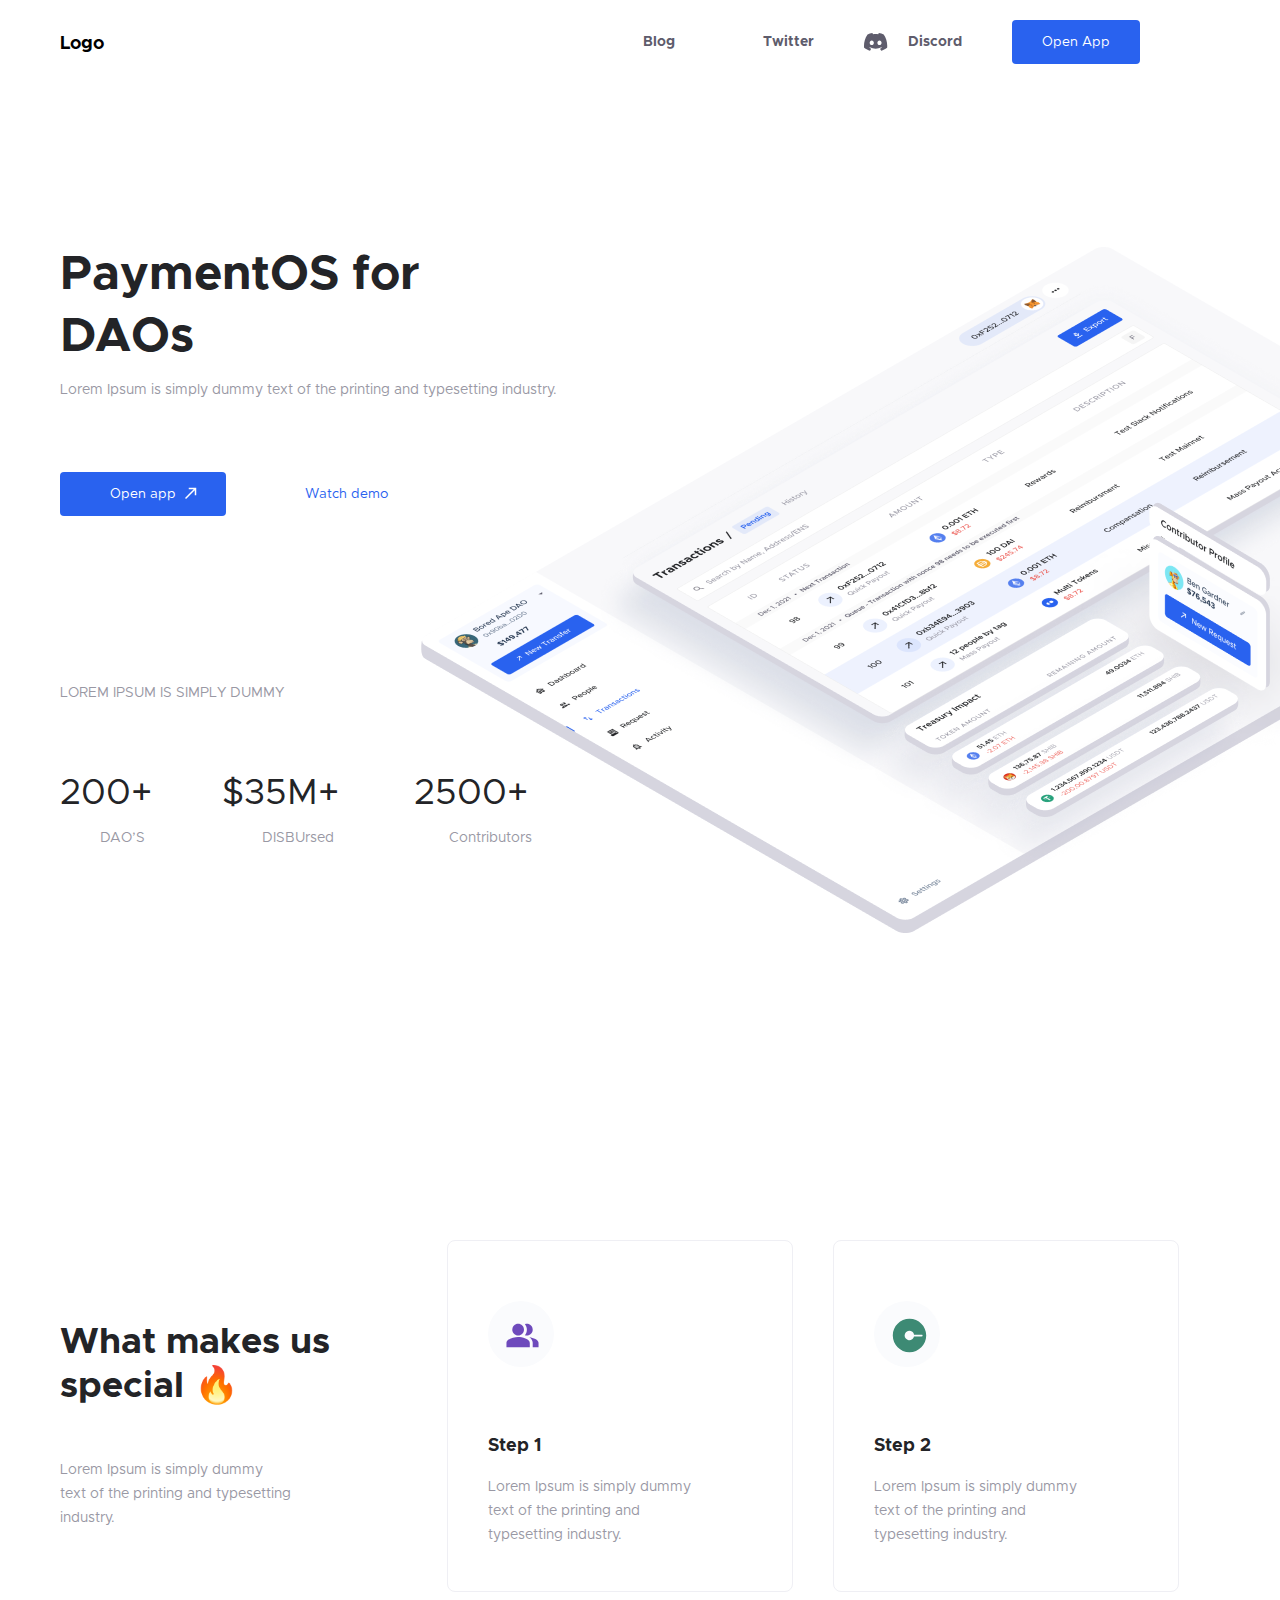
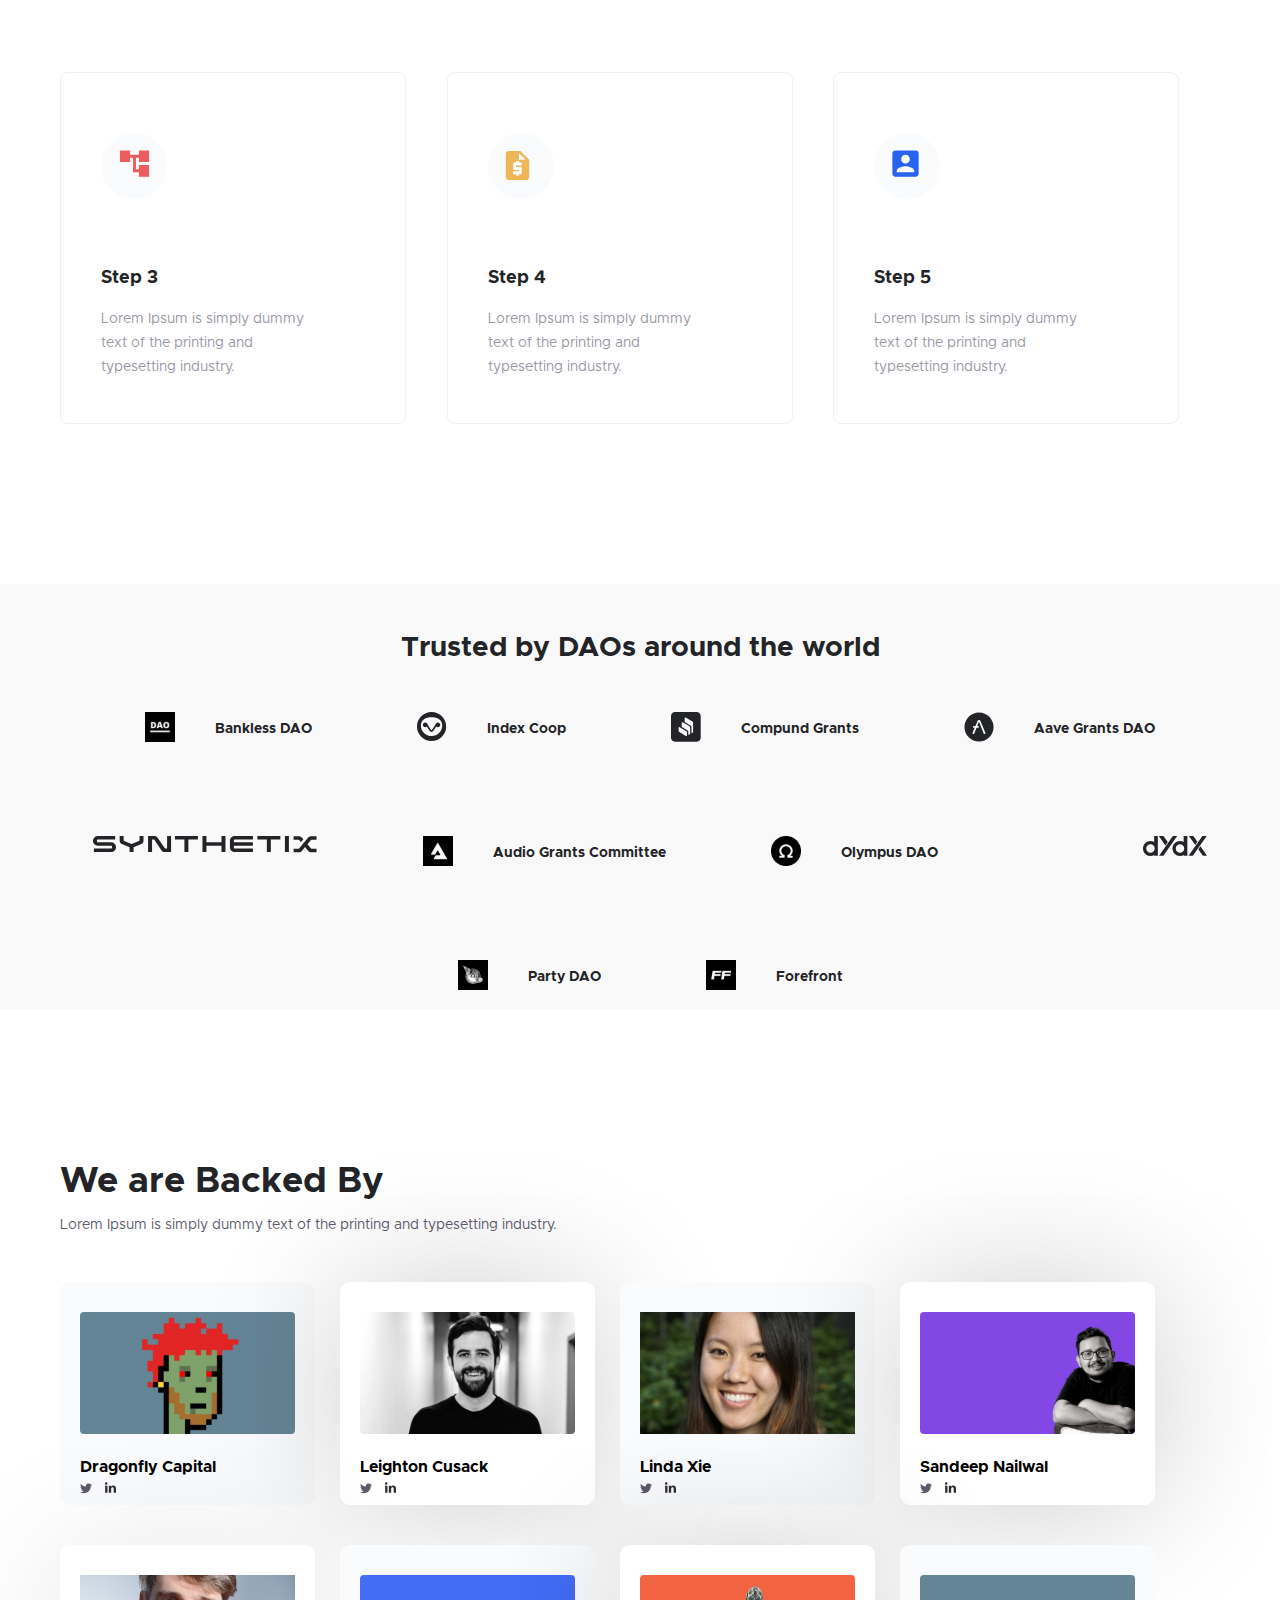
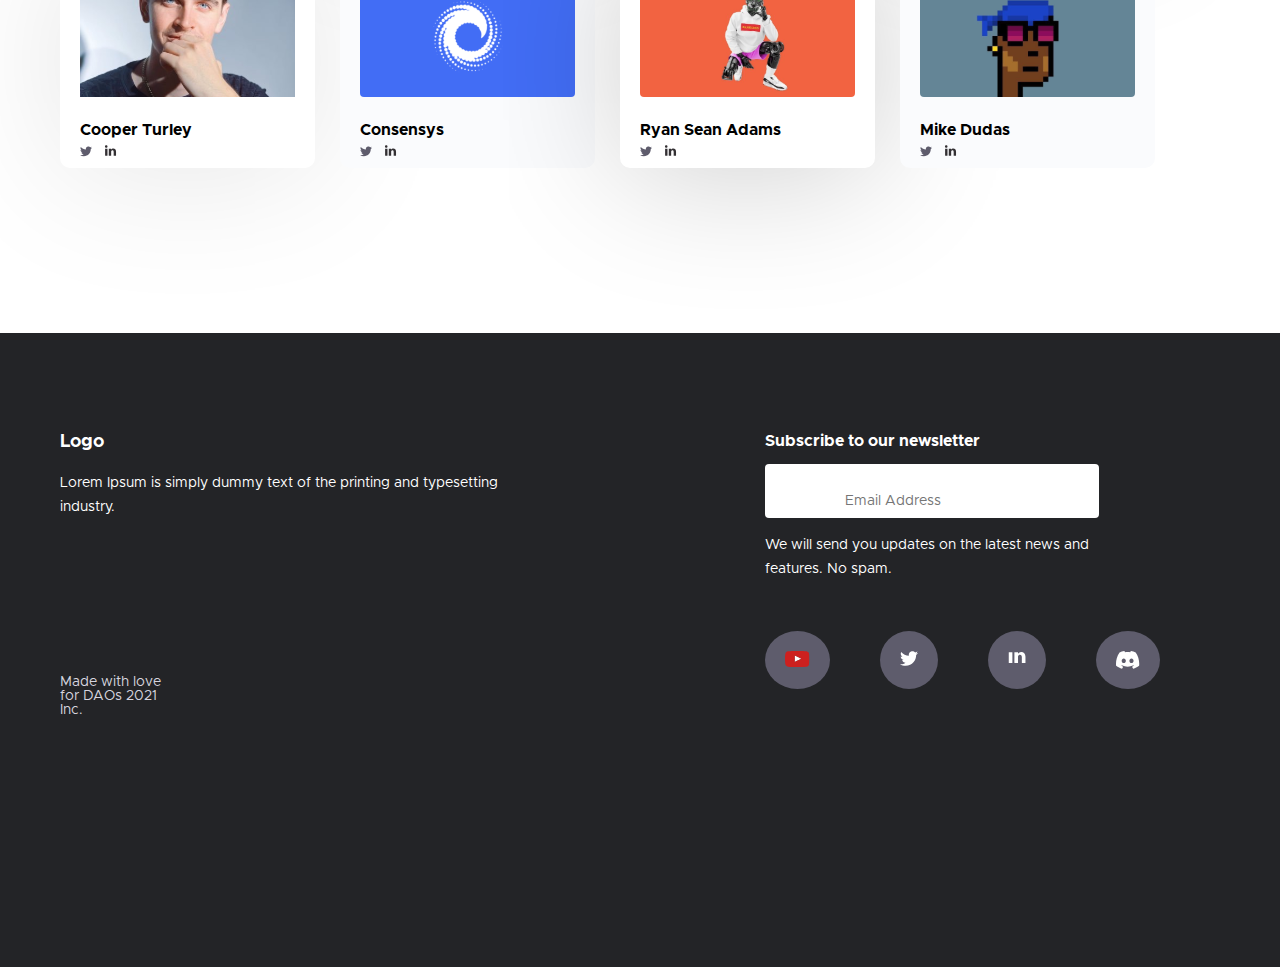
<file: index.html>
<!DOCTYPE html>
<html lang="en">

<head>
    <meta charset="UTF-8">
    <meta http-equiv="X-UA-Compatible" content="IE=edge">
    <meta name="viewport" content="width=device-width, initial-scale=1.0">
    <title>Index</title>
    <link rel="stylesheet" href="./css/style.min.css">
    
</head>

<body class="main__body">
    <!-- Header -->
    <header>
    <!-- Navbar -->
    <nav>
        <div class="container">
            <div class="navbar">
                <div class="logo"> <a href="#"> Logo </a> </div>
                <ul class="menu">
                    <li class="menu__item"><a href="#" class="menu__item-link" data-scroll>Blog</a></li>
                    <li class="menu__item"><a href="#" class="menu__item-link" data-scroll><svg width="18" height="15" viewBox="0 0 18 15" fill="none" xmlns="http://www.w3.org/2000/svg">
                        <path d="M18 1.98123C17.3229 2.27654 16.6068 2.47281 15.8737 2.56398C16.6463 2.10568 17.2238 1.37999 17.4971 0.524351C16.7738 0.953354 15.9824 1.25546 15.1571 1.4176C14.6511 0.877352 13.9944 0.501759 13.2722 0.339619C12.55 0.177479 11.7957 0.236287 11.1073 0.508403C10.419 0.780518 9.82836 1.25336 9.41223 1.8655C8.9961 2.47764 8.77368 3.20079 8.77387 3.94098C8.77387 4.23348 8.79862 4.51473 8.85938 4.78248C7.39134 4.7105 5.95503 4.32949 4.64434 3.66436C3.33365 2.99922 2.17811 2.06494 1.25325 0.922601C0.779422 1.73469 0.632935 2.69685 0.843619 3.61315C1.0543 4.52946 1.60631 5.33102 2.38725 5.8546C1.8031 5.83894 1.23128 5.68306 0.72 5.4001V5.4406C0.720979 6.29271 1.0155 7.11847 1.55398 7.77887C2.09247 8.43927 2.84203 8.89399 3.6765 9.06648C3.36081 9.14968 3.03546 9.19053 2.709 9.18798C2.47454 9.19215 2.24031 9.17102 2.01038 9.12498C2.24881 9.85738 2.70843 10.4979 3.32594 10.9582C3.94346 11.4186 4.68851 11.6762 5.4585 11.6956C4.15231 12.7171 2.54135 13.2713 0.883125 13.2695C0.5805 13.2695 0.29025 13.256 0 13.2189C1.68737 14.3062 3.65364 14.8814 5.661 14.8749C12.4515 14.8749 16.164 9.24985 16.164 4.3741C16.164 4.21098 16.1584 4.05348 16.1505 3.8971C16.8783 3.37621 17.5051 2.72697 18 1.98123Z" fill="#5E5C6C"/>
                        </svg>
                         Twitter</a></li>
                    <li class="menu__item"><a href="#" class="menu__item-link discord" data-scroll><svg width="24" height="18" viewBox="0 0 24 18" fill="none" xmlns="http://www.w3.org/2000/svg">
                        <path d="M19.6706 1.46816C18.1896 0.788614 16.6014 0.287953 14.9409 0.00120288C14.9106 -0.0043313 14.8804 0.00949891 14.8649 0.03716C14.6606 0.400436 14.4344 0.87436 14.2759 1.24686C12.4899 0.97948 10.7131 0.97948 8.96374 1.24686C8.80527 0.86608 8.57082 0.400436 8.36565 0.03716C8.35007 0.0104218 8.31986 -0.00340839 8.28962 0.00120288C6.63002 0.287036 5.04187 0.787698 3.55994 1.46816C3.54711 1.47369 3.53612 1.48292 3.52882 1.4949C0.51642 5.99536 -0.308802 10.3852 0.0960244 14.7206C0.0978561 14.7418 0.109763 14.7621 0.126249 14.775C2.11374 16.2346 4.03897 17.1207 5.92845 17.708C5.95869 17.7172 5.99073 17.7062 6.00997 17.6813C6.45693 17.0709 6.85535 16.4273 7.19696 15.7505C7.21712 15.7109 7.19787 15.6638 7.15667 15.6482C6.52471 15.4084 5.92295 15.1162 5.3441 14.7842C5.29832 14.7575 5.29465 14.692 5.33677 14.6607C5.45858 14.5694 5.58043 14.4744 5.69674 14.3785C5.71778 14.361 5.74711 14.3573 5.77185 14.3684C9.57463 16.1046 13.6916 16.1046 17.4495 14.3684C17.4742 14.3564 17.5036 14.3601 17.5255 14.3776C17.6419 14.4735 17.7637 14.5694 17.8864 14.6607C17.9285 14.692 17.9258 14.7575 17.88 14.7842C17.3011 15.1226 16.6994 15.4084 16.0665 15.6473C16.0253 15.6629 16.007 15.7109 16.0271 15.7505C16.3761 16.4264 16.7745 17.0699 17.2132 17.6803C17.2315 17.7062 17.2645 17.7172 17.2947 17.708C19.1934 17.1207 21.1186 16.2346 23.1061 14.775C23.1235 14.7621 23.1345 14.7427 23.1363 14.7215C23.6208 9.70932 22.3248 5.35548 19.7008 1.49582C19.6944 1.48292 19.6834 1.47369 19.6706 1.46816ZM7.76484 12.0808C6.61994 12.0808 5.67658 11.0297 5.67658 9.73884C5.67658 8.44797 6.60165 7.39687 7.76484 7.39687C8.93716 7.39687 9.8714 8.4572 9.85307 9.73884C9.85307 11.0297 8.928 12.0808 7.76484 12.0808ZM15.4858 12.0808C14.341 12.0808 13.3976 11.0297 13.3976 9.73884C13.3976 8.44797 14.3226 7.39687 15.4858 7.39687C16.6582 7.39687 17.5924 8.4572 17.5741 9.73884C17.5741 11.0297 16.6582 12.0808 15.4858 12.0808Z" fill="#5E5C6C"/>
                        </svg>
                         Discord</a></li>
                    <li class="menu__item"><a href="#" class="menu__item-link" data-scroll><button class="btn">Open App</button></a></li>
                </ul>
                <div class="burger">
                    <span></span>
                </div>
            </div>
        </div>
    </nav>
</header>

    <main>
        <!-- Main Page -->
            <section class="sec">
    <div class="container">
        <div class="main">
            <img class="main__logo" src="./img/main.png" alt="">
            <div class="main__title">PaymentOS for DAOs</div>
            <div class="main__subtitle">Lorem Ipsum is simply dummy text of the printing and typesetting industry.</div>
            <button class="btn first">Open app</button>
            <button class="btn second">Watch demo</button>
        </div>
        <div class="list">
            <div class="list__title">Lorem Ipsum is simply dummy</div>
            <ul class="list__item">
                <li class="list__item-link">
                    <div class="num">200+</div>
                    <div class="text">DAO’S</div>
                </li>
                <li class="list__item-link">
                    <div class="num">$35M+</div>
                    <div class="text">DISBUrsed</div>
                </li>
                <li class="list__item-link">
                    <div class="num">2500+</div>
                    <div class="text">Contributors</div>
                </li>
            </ul>
        </div>
    </div>
</section>
        <!-- Special   -->
            <section>
    <div class="container">
        <div class="special">
            <div class="special__content">
                <div class="special__title">What makes us special 🔥</div>
                <div class="special__subtitle">Lorem Ipsum is simply dummy text of the printing and typesetting industry.</div>
            </div>
                <div class="special__item">
                    <div class=" picture"><img src="./img/special1.svg" alt=""></div>
                    <div class=" title">Step 1</div>
                    <div class=" text">Lorem Ipsum is simply dummy text of the printing and typesetting industry.</div>
                </div>

                <div class="special__item">
                    <div class=" picture"><img src="img/special2.svg" alt=""></div>
                    <div class=" title">Step 2</div>
                    <div class=" text">Lorem Ipsum is simply dummy text of the printing and typesetting industry.</div>
                </div>

                <div class="special__item">
                    <div class=" picture"><img src="./img/special3.svg" alt=""></div>
                    <div class=" title">Step 3</div>
                    <div class=" text">Lorem Ipsum is simply dummy text of the printing and typesetting industry.</div>
                </div>

                <div class="special__item">
                    <div class=" picture"><img src="./img/special4.svg" alt=""></div>
                    <div class=" title">Step 4</div>
                    <div class=" text">Lorem Ipsum is simply dummy text of the printing and typesetting industry.</div>
                </div>
                
                <div class="special__item">
                    <div class=" picture"><img src="./img/special5.svg" alt=""></div>
                    <div class=" title">Step 5</div>
                    <div class=" text">Lorem Ipsum is simply dummy text of the printing and typesetting industry.</div>
                </div>
            </div>
        </div>
    </div>
</section>
            <section class="section">
    <div class="container">
        <div class="trust">
            <div class="trust__title">Trusted by DAOs around the world</div>
            <div class="trust__item">
                <div class="trust__item-link corp"><img src="./img/trust1.svg" alt=""></div>
                <div class="trust__item-link name">Bankless DAO</div>

                <div class="trust__item-link corp"><img src="./img/trust2.svg" alt=""></div>
                <div class="trust__item-link name">Index Coop</div>

                <div class="trust__item-link corp"><img src="./img/trust3.svg" alt=""></div>
                <div class="trust__item-link name">Compund Grants</div>

                <div class="trust__item-link corp"><img src="./img/trust4.svg" alt=""></div>
                <div class="trust__item-link name">Aave Grants DAO</div>

                <div class="trust__item-link corp"><img src="./img/trust5.svg" alt=""></div>
                

                <div class="trust__item-link corp"><img src="./img/trust6.svg" alt=""></div>
                <div class="trust__item-link name">Audio Grants Committee</div>

                <div class="trust__item-link corp"><img src="./img/trust7.svg" alt=""></div>
                <div class="trust__item-link name">Olympus DAO</div>

                <div class="trust__item-link corp eight"><img src="./img/trust8.svg" alt=""></div>
                
                <div class="trust__item-link corp"><img src="./img/trust9.svg" alt=""></div>
                <div class="trust__item-link name">Party DAO</div>

                <div class="trust__item-link corp"><img src="./img/trust10.svg" alt=""></div>
                <div class="trust__item-link name">Forefront</div>
            </div>
        </div>
    </div>
</section>
            <section class="section__backed">
    <div class="container">
        <div class="backed">
            <div class="backed__title">We are Backed By</div>
            <div class="backed__subtitle">Lorem Ipsum is simply dummy text of the printing and typesetting industry.</div>
            <div class="backed__list">
                <ul class="backed__item">
                    <li class="backed__item-link">
                        <img src="./img/backed1.svg" alt="">
                        <div class="name__work">Dragonfly Capital</div>
                    </li>

                    <li class="backed__item-link">
                        <img src="./img/backed2.svg" alt="">
                        <div class="name__work">Leighton Cusack</div>
                    </li>

                    <li class="backed__item-link">
                        <img src="./img/backed3.svg" alt="">
                        <div class="name__work">Linda Xie</div>
                    </li>

                    <li class="backed__item-link">
                        <img src="./img/backed4.svg" alt="">
                        <div class="name__work">Sandeep Nailwal</div>
                    </li>

                    <li class="backed__item-link">
                        <img src="./img/backed5.svg" alt="">
                        <div class="name__work">Cooper Turley</div>
                    </li>

                    <li class="backed__item-link">
                        <img src="./img/backed6.svg" alt="">
                        <div class="name__work">Consensys</div>
                    </li>

                    <li class="backed__item-link">
                        <img src="./img/backed7.svg" alt="">
                        <div class="name__work">Ryan Sean Adams</div>
                    </li>

                    <li class="backed__item-link">
                        <img src="./img/backed8.svg" alt="">
                        <div class="name__work">Mike Dudas</div>
                    </li>
                </ul>
            </div>
        </div>
    </div>
</section>
    </main>

    <!-- Footer -->
    <footer class="foot">
    <div class="container">
        <div class="footer">
            <div class="footer__title">Logo</div>
            <div class="footer__subtitle">Lorem Ipsum is simply dummy text of the printing and typesetting industry.</div>
            <div class="footer__right">
                <div class="footer__subscribe">Subscribe to our newsletter</div>
                <input class="footer__email" type="email" placeholder="Email Address">
                <div class="footer__description">We will send you updates on the latest news and features. No spam.</div>
                <ul class="footer__list">
                    <li class="footer__list-item"><svg width="25" height="16" viewBox="0 0 25 16" fill="none" xmlns="http://www.w3.org/2000/svg">
                        <g clip-path="url(#clip0_2_150)">
                        <path d="M16.3009 7.76704C14.0572 6.65091 11.9089 5.6248 9.71289 4.55347V10.9624C12.0237 9.79307 14.4595 8.72216 16.3104 7.76704H16.3009Z" fill="white"/>
                        <path d="M16.3009 7.76704C14.0572 6.65091 9.71289 4.55347 9.71289 4.55347L15.505 8.1774C15.5055 8.1774 14.4499 8.72216 16.3009 7.76704Z" fill="#E8E0E0"/>
                        <path d="M10.1347 15.9793C5.47434 15.8994 3.88262 15.8275 2.90425 15.6399C2.24232 15.5152 1.6671 15.2384 1.24533 14.8369C0.919361 14.5331 0.660127 14.0695 0.459005 13.4262C0.286485 12.8904 0.219293 12.4445 0.123499 11.3554C-0.0231431 8.89748 -0.0581011 6.88794 0.123499 4.64258C0.273319 3.40262 0.345959 1.93064 1.34113 1.07189C1.81102 0.669979 2.35763 0.411338 2.97144 0.304416C3.93029 0.134946 8.01538 0.000976562 12.2444 0.000976562C16.4639 0.000976562 20.558 0.134946 21.5178 0.304416C22.2846 0.438385 23.0037 0.83987 23.426 1.35758C24.334 2.68713 24.3499 4.3404 24.442 5.63361C24.4802 6.24979 24.4802 9.74863 24.442 10.3648C24.2986 12.4086 24.1832 13.1317 23.8573 13.8814C23.6557 14.3547 23.4836 14.6045 23.1858 14.8813C22.7187 15.3073 22.1232 15.5906 21.4788 15.6936C17.4459 15.9759 14.0213 16.0372 10.1347 15.9793ZM16.3104 7.76698C14.0667 6.65085 11.9184 5.61586 9.72242 4.54453V10.9539C12.0333 9.78456 14.4694 8.71322 16.32 7.75811L16.3104 7.76698Z" fill="#CD201F"/>
                        </g>
                        <defs>
                        <clipPath id="clip0_2_150">
                        <rect width="24.4706" height="16" fill="white"/>
                        </clipPath>
                        </defs>
                        </svg></li>
                    <li class="footer__list-item"><svg width="18" height="15" viewBox="0 0 18 15" fill="none" xmlns="http://www.w3.org/2000/svg">
                        <path d="M18 1.98123C17.3229 2.27654 16.6068 2.47281 15.8737 2.56398C16.6463 2.10568 17.2238 1.37999 17.4971 0.524351C16.7738 0.953354 15.9824 1.25546 15.1571 1.4176C14.6511 0.877352 13.9944 0.501759 13.2722 0.339619C12.55 0.177479 11.7957 0.236287 11.1073 0.508403C10.419 0.780518 9.82836 1.25336 9.41223 1.8655C8.9961 2.47764 8.77368 3.20079 8.77387 3.94098C8.77387 4.23348 8.79862 4.51473 8.85938 4.78248C7.39134 4.7105 5.95503 4.32949 4.64434 3.66436C3.33365 2.99922 2.17811 2.06494 1.25325 0.922601C0.779422 1.73469 0.632935 2.69685 0.843619 3.61315C1.0543 4.52946 1.60631 5.33102 2.38725 5.8546C1.8031 5.83894 1.23128 5.68306 0.72 5.4001V5.4406C0.720979 6.29271 1.0155 7.11847 1.55398 7.77887C2.09247 8.43927 2.84203 8.89399 3.6765 9.06648C3.36081 9.14968 3.03546 9.19053 2.709 9.18798C2.47454 9.19215 2.24031 9.17102 2.01038 9.12498C2.24881 9.85738 2.70843 10.4979 3.32594 10.9582C3.94346 11.4186 4.68851 11.6762 5.4585 11.6956C4.15231 12.7171 2.54135 13.2713 0.883125 13.2695C0.5805 13.2695 0.29025 13.256 0 13.2189C1.68737 14.3062 3.65364 14.8814 5.661 14.8749C12.4515 14.8749 16.164 9.24985 16.164 4.3741C16.164 4.21098 16.1584 4.05348 16.1505 3.8971C16.8783 3.37621 17.5051 2.72697 18 1.98123Z" fill="#5E5C6C"/>
                        </svg></li>
                    <li class="footer__list-item"><svg width="18" height="13" viewBox="0 0 18 13" fill="none" xmlns="http://www.w3.org/2000/svg">
                        <path d="M17.471 5.82418V11.8C17.471 11.9468 17.3452 12.0726 17.1984 12.0726H14.1162C13.9694 12.0726 13.8436 11.9468 13.8436 11.8V6.24353C13.8436 4.77579 13.3194 3.76934 11.9984 3.76934C10.992 3.76934 10.4049 4.44031 10.1323 5.09031C10.0274 5.32095 10.0065 5.65644 10.0065 5.97095V11.8C10.0065 11.9468 9.88067 12.0726 9.7339 12.0726H6.67261C6.52583 12.0726 6.40002 11.9468 6.40002 11.8C6.40002 10.3113 6.44196 3.11934 6.40002 1.44192C6.40002 1.29514 6.52583 1.16934 6.67261 1.16934H9.75486C9.90164 1.16934 10.0274 1.29514 10.0274 1.44192V2.72095C10.0274 2.74192 10.0065 2.74192 10.0065 2.76289H10.0274V2.72095C10.5097 1.98708 11.3694 0.917725 13.2984 0.917725C15.6887 0.917725 17.471 2.49031 17.471 5.82418ZM1.03228 12.0935H4.11454C4.26132 12.0935 4.38712 11.9677 4.38712 11.821V1.44192C4.38712 1.29514 4.26132 1.16934 4.11454 1.16934H1.03228C0.885511 1.16934 0.759705 1.29514 0.759705 1.44192V11.821C0.780672 11.9677 0.885511 12.0935 1.03228 12.0935Z" fill="white"/>
                        </svg>
                        </li>
                    <li class="footer__list-item"><svg width="24" height="18" viewBox="0 0 24 18" fill="none" xmlns="http://www.w3.org/2000/svg">
                        <path d="M19.6706 1.46816C18.1896 0.788614 16.6014 0.287953 14.9409 0.00120288C14.9106 -0.0043313 14.8804 0.00949891 14.8649 0.03716C14.6606 0.400436 14.4344 0.87436 14.2759 1.24686C12.4899 0.97948 10.7131 0.97948 8.96374 1.24686C8.80527 0.86608 8.57082 0.400436 8.36565 0.03716C8.35007 0.0104218 8.31986 -0.00340839 8.28962 0.00120288C6.63002 0.287036 5.04187 0.787698 3.55994 1.46816C3.54711 1.47369 3.53612 1.48292 3.52882 1.4949C0.51642 5.99536 -0.308802 10.3852 0.0960244 14.7206C0.0978561 14.7418 0.109763 14.7621 0.126249 14.775C2.11374 16.2346 4.03897 17.1207 5.92845 17.708C5.95869 17.7172 5.99073 17.7062 6.00997 17.6813C6.45693 17.0709 6.85535 16.4273 7.19696 15.7505C7.21712 15.7109 7.19787 15.6638 7.15667 15.6482C6.52471 15.4084 5.92295 15.1162 5.3441 14.7842C5.29832 14.7575 5.29465 14.692 5.33677 14.6607C5.45858 14.5694 5.58043 14.4744 5.69674 14.3785C5.71778 14.361 5.74711 14.3573 5.77185 14.3684C9.57463 16.1046 13.6916 16.1046 17.4495 14.3684C17.4742 14.3564 17.5036 14.3601 17.5255 14.3776C17.6419 14.4735 17.7637 14.5694 17.8864 14.6607C17.9285 14.692 17.9258 14.7575 17.88 14.7842C17.3011 15.1226 16.6994 15.4084 16.0665 15.6473C16.0253 15.6629 16.007 15.7109 16.0271 15.7505C16.3761 16.4264 16.7745 17.0699 17.2132 17.6803C17.2315 17.7062 17.2645 17.7172 17.2947 17.708C19.1934 17.1207 21.1186 16.2346 23.1061 14.775C23.1235 14.7621 23.1345 14.7427 23.1363 14.7215C23.6208 9.70932 22.3248 5.35548 19.7008 1.49582C19.6944 1.48292 19.6834 1.47369 19.6706 1.46816ZM7.76484 12.0808C6.61994 12.0808 5.67658 11.0297 5.67658 9.73884C5.67658 8.44797 6.60165 7.39687 7.76484 7.39687C8.93716 7.39687 9.8714 8.4572 9.85307 9.73884C9.85307 11.0297 8.928 12.0808 7.76484 12.0808ZM15.4858 12.0808C14.341 12.0808 13.3976 11.0297 13.3976 9.73884C13.3976 8.44797 14.3226 7.39687 15.4858 7.39687C16.6582 7.39687 17.5924 8.4572 17.5741 9.73884C17.5741 11.0297 16.6582 12.0808 15.4858 12.0808Z" fill="#5E5C6C"/>
                        </svg></li>
                </ul>
            </div>
            <div class="end">Made with love for DAOs
                2021 Inc.</div>
        </div>

    </div>
</footer>

</body>

<script src="./js/scripts.min.js"></script>

</html>
</file>
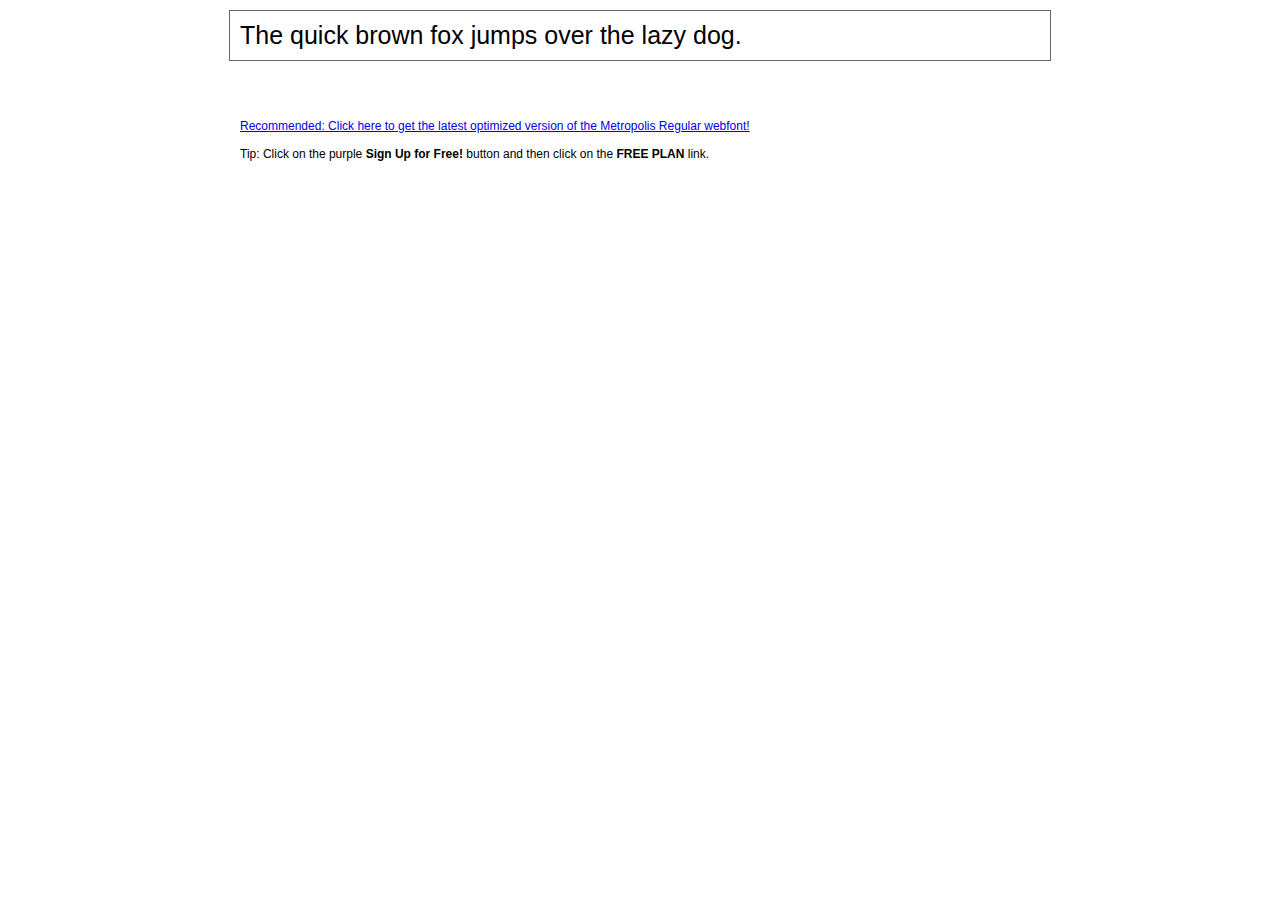
<file: fonts/demo.html>
<!DOCTYPE html PUBLIC "-//W3C//DTD XHTML 1.0 Transitional//EN" "http://www.w3.org/TR/xhtml1/DTD/xhtml1-transitional.dtd">
<html xmlns="http://www.w3.org/1999/xhtml">
<head>
	<meta http-equiv="Content-Type" content="text/html; charset=utf-8" />
	<title>@font-face Demo</title>
	<link rel="stylesheet" href="fonts.css" type="text/css" charset="utf-8" />
	<style type="text/css">
	body {
		background-color:white;
		font-family:Verdana,Tahoma,Arial,Sans-Serif;
		color:black;
		font-size:12px;
	}

	.demo
	{
		font-family:'Conv_Metropolis-Medium',Sans-Serif;
		width:800px;
		margin:10px auto;
		text-align:left;
		border:1px solid #666;
		padding:10px;
	}

	.hint
	{
		font-family:'Conv_Metropolis-Medium',Sans-Serif;
		width:800px;
		margin:10px auto;
		text-align:left;
		border:1px;
		padding:10px;
	}
	</style>
</head>
<body>
	<div class="demo" style="font-size:25px">
		The quick brown fox jumps over the lazy dog.
	</div>


	<br>
	<br>
	<div class="hint">
		<a href="http://www.fonts.com/font/monotype-imaging/metropolis/regular/web-font?SiteId=64">Recommended: Click here to get the latest optimized version of the Metropolis Regular webfont!</a><br /><br />
		Tip: Click on the purple <strong>Sign Up for Free!</strong> button and then click on the <strong>FREE PLAN</strong> link.
	</div>
</body>
</html>
</file>
<file: fonts/fonts.css>
/** Generated by FG **/
@font-face {
	font-family: 'Conv_Metropolis-Bold';
	src: url('fonts/Metropolis-Bold.eot');
	src: local('☺'), url('fonts/Metropolis-Bold.woff') format('woff'), url('fonts/Metropolis-Bold.ttf') format('truetype'), url('fonts/Metropolis-Bold.svg') format('svg');
	font-weight: normal;
	font-style: normal;
}
</file>
<file: css/style.min.css>
@charset "UTF-8";*{padding:0;margin:0;border:0}*,:after,:before{-webkit-box-sizing:border-box;box-sizing:border-box}aside,footer,header,nav,section{display:block}body{line-height:1;-ms-text-size-adjust:100%;-moz-text-size-adjust:100%;-webkit-text-size-adjust:100%}input::-ms-clear{display:none}button{cursor:pointer}button::-moz-focus-inner{padding:0;border:0}a,a:visited{text-decoration:none}a:hover{text-decoration:none}ul li{list-style:none}img{vertical-align:top}h1,h2,h3,h4,h5,h6{font-weight:inherit;font-size:inherit}.container{font-family:Metropolis;max-width:1480px;width:100%;margin:0 auto;padding:0 20px}body.locked{overflow:hidden}@-webkit-keyframes fade{0%{opacity:0}100%{opacity:1}}@keyframes fade{0%{opacity:0}100%{opacity:1}}@font-face{font-family:Metropolis;src:url(../../../fonts/Metropolis-Bold.eot);src:local("☺"),url(../fonts/Metropolis-Bold.woff) format("woff"),url(../fonts/Metropolis-Bold.ttf) format("truetype"),url(../fonts/Metropolis-Bold.svg) format("svg");font-weight:400;font-style:normal}@font-face{font-family:Metropolis-Light;src:url(../fonts/Metropolis-Light.eot);src:local("☺"),url(../fonts/Metropolis-Light.woff) format("woff"),url(../fonts/Metropolis-Light.ttf) format("truetype"),url(../fonts/Metropolis-Light.svg) format("svg");font-weight:400;font-style:normal}@font-face{font-family:Metropolis-Regular;src:url(../fonts/Metropolis-Regular.eot);src:local("☺"),url(../fonts/Metropolis-Regular.woff) format("woff"),url(../fonts/Metropolis-Regular.ttf) format("truetype"),url(../fonts/Metropolis-Regular.svg) format("svg");font-weight:400;font-style:normal}nav{overflow:hidden;margin-top:10px}.navbar{display:-webkit-box;display:-ms-flexbox;display:flex;width:100%;-webkit-box-pack:justify;-ms-flex-pack:justify;justify-content:space-between;padding-top:25px;padding-bottom:15px}.logo a{font-weight:800;font-size:18px;line-height:18px;color:#000}.menu{display:-webkit-box;display:-ms-flexbox;display:flex}.menu__item{font-size:14px;margin-right:50px}.menu__item-link{color:#5e5c6c;display:-webkit-box;display:-ms-flexbox;display:flex;gap:20px}.menu__item-link svg{position:relative;bottom:2px}.menu__item-link:hover{color:#000;-webkit-transition:.6s all ease;-o-transition:.6s all ease;transition:.6s all ease}.menu__item-link:hover path{fill:#000;-webkit-transition:.6s all ease;-o-transition:.6s all ease;transition:.6s all ease}.burger{display:none;cursor:pointer}.btn{background:#2962ef;border-radius:4px;padding:15px 30px;position:relative;bottom:15px;font-family:Metropolis-Regular;color:#fff;font-style:normal;font-weight:400}.sec{position:relative;padding-bottom:70px}.main__title{font-weight:700;font-size:48px;line-height:62px;color:#232427;max-width:35%;margin-bottom:10px}.main__subtitle{font-family:Metropolis-Regular;font-style:normal;font-size:14px;line-height:24px;color:#9998a4;margin-bottom:85px;max-width:100%}.main__logo{position:absolute;top:0;right:0}.btn{margin-right:30px;margin-bottom:150px}.btn.first{padding:15px 50px}.btn.first::after{content:" ";position:absolute;width:100%;height:100%;background:url(../img/diag_arrow.svg) no-repeat;left:125px;top:15px}.btn.second{position:relative;height:7%;background-color:#fff;font-weight:400;color:#2962ef;left:15px;top:-15px}.btn.second:hover{-webkit-transition:.6s all ease;-o-transition:.6s all ease;transition:.6s all ease;background-color:#f5f5f5;cursor:pointer;-webkit-box-shadow:2px 2px 10px #000;box-shadow:2px 2px 10px #000}.list__title{font-family:Metropolis-Regular;font-weight:400;font-size:14px;line-height:24px;text-transform:uppercase;color:#9998a4}.list__item{display:-webkit-box;display:-ms-flexbox;display:flex;-webkit-box-orient:horizontal;-webkit-box-direction:normal;-ms-flex-direction:row;flex-direction:row;position:relative;padding-top:70px;-ms-flex-wrap:wrap;flex-wrap:wrap;text-align:left}.list__item-link{display:-webkit-box;display:-ms-flexbox;display:flex;-webkit-box-orient:vertical;-webkit-box-direction:normal;-ms-flex-direction:column;flex-direction:column;margin-right:70px}.num{font-family:Metropolis-Regular;font-weight:400;font-size:36px;text-align:center;color:#232427;padding-bottom:15px}.text{font-family:Metropolis-Regular;font-weight:400;font-size:14px;line-height:14px;text-align:left;text-transform:uppercase;color:#5e5c6c}.special{padding-top:300px;display:grid;grid-template-columns:repeat(3,1fr);grid-template-rows:1fr 1fr}.special__title{font-family:Metropolis;font-style:normal;font-weight:700;font-size:36px;line-height:44px;color:#232427;max-width:80%;position:relative;top:80px;padding-bottom:50px}.special__subtitle{font-family:Metropolis-Regular;font-style:normal;font-weight:400;font-size:14px;line-height:24px;color:#9998a4;max-width:60%;position:relative;top:80px;padding-bottom:150px}.special__item{background:#fff;border:1px solid #efeff4;-webkit-box-sizing:border-box;box-sizing:border-box;border-radius:8px;width:346px;height:352px;margin-bottom:80px;position:relative}.special__item:hover{background:#fafbfd;-webkit-transition:.6s all ease;-o-transition:.6s all ease;transition:.6s all ease}.picture{width:66px;height:66px;background:#fafbfd;border-radius:50%;position:relative;padding-right:20px;margin-left:40px;margin-top:60px}.picture img{position:absolute;top:26%;left:27%;background-position:center}.picture:hover{background:#fff}.title{font-weight:800;font-size:18px;line-height:18px;color:#232427;padding-top:70px;margin-left:40px;margin-bottom:20px}.text{font-family:Metropolis-Regular;font-weight:400;font-size:14px;line-height:24px;color:#9998a4;max-width:60%;text-transform:none;margin-left:40px;margin-bottom:20px}.section{margin-top:80px;background-color:#faf9fa}.trust{position:relative}.trust__title{margin-top:50px;font-weight:700;font-size:28px;line-height:28px;text-align:center;color:#232427;padding-top:50px}.trust__item{display:-webkit-box;display:-ms-flexbox;display:flex;-webkit-box-orient:horizontal;-webkit-box-direction:normal;-ms-flex-direction:row;flex-direction:row;padding-top:60px;-ms-flex-wrap:wrap;flex-wrap:wrap;gap:85px;-webkit-box-pack:center;-ms-flex-pack:center;justify-content:center}.trust__item-link.corp{position:relative;top:-10px;margin-left:20px}.trust__item-link.corp.eight{padding-left:100px}.trust__item-link.name{font-family:Metropolis;font-style:normal;font-weight:600;font-size:14px;line-height:14px;color:#232427;margin-bottom:25px;margin-left:-45px}.section__backed{padding-top:150px}.backed__title{font-weight:700;font-size:36px;line-height:44px;color:#232427;padding-bottom:15px}.backed__subtitle{font-family:Metropolis-Regular;font-weight:300;font-size:14px;line-height:14px;color:#5e5c6c}.backed__item{display:-webkit-box;display:-ms-flexbox;display:flex;-webkit-box-orient:horizontal;-webkit-box-direction:normal;-ms-flex-direction:row;flex-direction:row;-ms-flex-wrap:wrap;flex-wrap:wrap;gap:25px;margin-top:50px}.backed__item-link{position:relative;background:#fafbfd;border-radius:10px;padding:30px 20px;display:-webkit-box;display:-ms-flexbox;display:flex;-webkit-box-orient:vertical;-webkit-box-direction:normal;-ms-flex-direction:column;flex-direction:column;gap:25px;-webkit-box-flex:0;-ms-flex:0 0 20%;flex:0 0 20%;margin-bottom:15px}.backed__item-link:nth-child(2){background:#fff;-webkit-box-shadow:0 4px 144px rgba(0,0,0,.2);box-shadow:0 4px 144px rgba(0,0,0,.2)}.backed__item-link:nth-child(4){background:#fff;-webkit-box-shadow:0 4px 144px rgba(0,0,0,.2);box-shadow:0 4px 144px rgba(0,0,0,.2)}.backed__item-link:nth-child(5){background:#fff;-webkit-box-shadow:0 4px 144px rgba(0,0,0,.1);box-shadow:0 4px 144px rgba(0,0,0,.1)}.backed__item-link:nth-child(7){background:#fff;-webkit-box-shadow:0 4px 144px rgba(0,0,0,.2);box-shadow:0 4px 144px rgba(0,0,0,.2)}.name__work{position:relative}.name__work::after{content:"";position:absolute;width:100%;height:100%;bottom:0;background:url(../img/twitter_in.svg) no-repeat;bottom:-20px;left:0}footer{background:#232427}.footer{position:relative;padding-bottom:250px;margin-top:150px;padding-top:100px}.footer__title{font-weight:800;font-size:18px;line-height:18px;color:#fff}.footer__subtitle{font-family:Metropolis-Regular;font-style:normal;font-weight:400;font-size:14px;line-height:24px;color:#fff;margin-top:20px;max-width:40%}.footer__right{position:absolute;right:0;top:0}.footer__subscribe{padding-top:100px;font-family:Metropolis;font-weight:600;font-size:16px;line-height:16px;color:#fff;margin-bottom:15px}.footer__email{padding:30px 80px;background:#fff;border-radius:4px;padding-bottom:10px;font-family:Metropolis-Regular;font-weight:400;font-size:14px;line-height:14px;position:relative;margin-bottom:15px}.footer__email::after{content:"saas";height:100%;width:100%;position:relative;background:url(../img/tg.svg) no-repeat;bottom:0;padding:10px 10px;border-radius:60%}.footer__email:hover{cursor:pointer;outline:0}.footer__email:focus{outline:0;-webkit-box-shadow:3px 5px 3px rgba(155,148,148,.5);box-shadow:3px 5px 3px rgba(155,148,148,.5);-webkit-transition:.6s all ease;-o-transition:.6s all ease;transition:.6s all ease}.footer__description{font-family:Metropolis-Regular;font-weight:400;font-size:14px;line-height:24px;color:#fff;max-width:75%}.footer__list{margin-top:50px;display:-webkit-box;display:-ms-flexbox;display:flex;-webkit-box-orient:horizontal;-webkit-box-direction:normal;-ms-flex-direction:row;flex-direction:row;gap:50px}.footer__list-item{display:-webkit-box;display:-ms-flexbox;display:flex;background:#5e5c6c;padding:20px 20px;border-radius:50%}.footer__list-item:hover{background:#fff;-webkit-transition:.6s all ease;-o-transition:.6s all ease;transition:.6s all ease}.footer__list-item:hover path{fill:#5e5c6c;-webkit-transition:.6s all ease;-o-transition:.6s all ease;transition:.6s all ease}li:nth-child(2) path{fill:#fff}li:nth-child(4) path{fill:#fff}.end{margin-top:156px;font-family:Metropolis-Regular;max-width:10%;font-weight:400;font-size:14px;line-height:14px;color:#d6d5df}@media (max-width:1449.98px){.container{max-width:1200px}}@media (max-width:1179.98px){.container{max-width:1100px}.main__logo{-webkit-transform:scale(.8,.8);-ms-transform:scale(.8,.8);transform:scale(.8,.8);top:-100px;right:-80px}.main__logo:hover{-webkit-transform:scale(.9,.9);-ms-transform:scale(.9,.9);transform:scale(.9,.9);-webkit-transition:.6s all ease;-o-transition:.6s all ease;transition:.6s all ease}.special{display:-webkit-box;display:-ms-flexbox;display:flex;-ms-flex-wrap:wrap;flex-wrap:wrap;-webkit-box-flex:0;-ms-flex:0 0 40%;flex:0 0 40%}.special__item{margin-right:40px}}@media (max-width:991.98px){.container{max-width:970px}.main__subtitle{max-width:40%}.btn.second{position:static;margin-bottom:100px;margin-top:-100px}.btn{display:-webkit-box;display:-ms-flexbox;display:flex;-webkit-box-orient:vertical;-webkit-box-direction:normal;-ms-flex-direction:column;flex-direction:column}.footer__right{position:relative;top:-50px}}@media screen and (max-width:991.98px){.menu{position:fixed;background:#131418;left:0;top:0;height:100vh;width:100vw;display:none}.menu.active{display:-webkit-box;display:-ms-flexbox;display:flex;left:0;top:70px;height:100vh;width:100vw;-webkit-box-orient:vertical;-webkit-box-direction:normal;-ms-flex-direction:column;flex-direction:column;pointer-events:all;-webkit-box-pack:center;-ms-flex-pack:center;justify-content:center;-webkit-box-align:center;-ms-flex-align:center;align-items:center;z-index:22;-webkit-animation:fade .1s linear;animation:fade .1s linear}.burger{display:block;position:relative;height:20px;width:30px;z-index:102;cursor:pointer}.burger.active-burger:before{background:black;-webkit-transform:rotate(45deg);-ms-transform:rotate(45deg);transform:rotate(45deg);-webkit-transition:cubic-bezier(.785,.135,.15,.86) .3s all;-o-transition:cubic-bezier(.785,.135,.15,.86) .3s all;transition:cubic-bezier(.785,.135,.15,.86) .3s all;top:8px}.burger.active-burger:after{background:black;-webkit-transform:rotate(-45deg);-ms-transform:rotate(-45deg);transform:rotate(-45deg);bottom:10px;-webkit-transition:cubic-bezier(.785,.135,.15,.86) .3s all;-o-transition:cubic-bezier(.785,.135,.15,.86) .3s all;transition:cubic-bezier(.785,.135,.15,.86) .3s all}.burger.active-burger span{-webkit-transform:scale(0);-ms-transform:scale(0);transform:scale(0)}.burger:after,.burger:before{content:"";position:absolute;height:2px;width:100%;background:black;-webkit-transition:cubic-bezier(.785,.135,.15,.86) .3s all;-o-transition:cubic-bezier(.785,.135,.15,.86) .3s all;transition:cubic-bezier(.785,.135,.15,.86) .3s all}.burger:before{top:0}.burger::after{bottom:0}.burger span{position:absolute;top:9px;right:0;width:100%;background:black;height:2px;-webkit-transform:scale(1);-ms-transform:scale(1);transform:scale(1);-webkit-transition:cubic-bezier(.785,.135,.15,.86) .3s all;-o-transition:cubic-bezier(.785,.135,.15,.86) .3s all;transition:cubic-bezier(.785,.135,.15,.86) .3s all}.menu__item{margin-top:45px}.menu__item path{fill:#fff}.menu__item:hover path{fill:#fff}.menu__item-link{color:#fff}.menu__item-link:hover{font-size:20px;color:#fff}}@media (max-width:767.98px){.container{max-width:740px}.main__subtitle{max-width:100%}.main__logo{display:none}.btn.second{position:static;margin-bottom:100px;margin-top:-100px}.list__item-link{font-size:10px;padding-bottom:20px;-webkit-box-flex:0;-ms-flex:0 0 30%;flex:0 0 30%}.num{font-size:24px;text-align:center}.text{font-size:10px}}@media (max-width:479.98px){.container{max-width:none}.main__title{font-size:30px}.list__title{text-align:center}.num{text-align:right}.text{text-align:center;position:relative;left:-20px}.trust__title{font-size:22px}.trust__item{-webkit-box-pack:start;-ms-flex-pack:start;justify-content:start}.trust__item-link{-webkit-box-flex:0;-ms-flex:0 0 30%;flex:0 0 30%}.trust__item-link.corp{-webkit-transform:scale(.6,.6);-ms-transform:scale(.6,.6);transform:scale(.6,.6)}.trust__item-link.name{font-size:10px}.backed__item-link{margin-left:50px}.footer__list-item{display:-webkit-box;display:-ms-flexbox;display:flex;-webkit-transform:scale(.7,.7);-ms-transform:scale(.7,.7);transform:scale(.7,.7);margin-right:-20px}.end{max-width:50%;position:relative;bottom:120px}}
</file>
